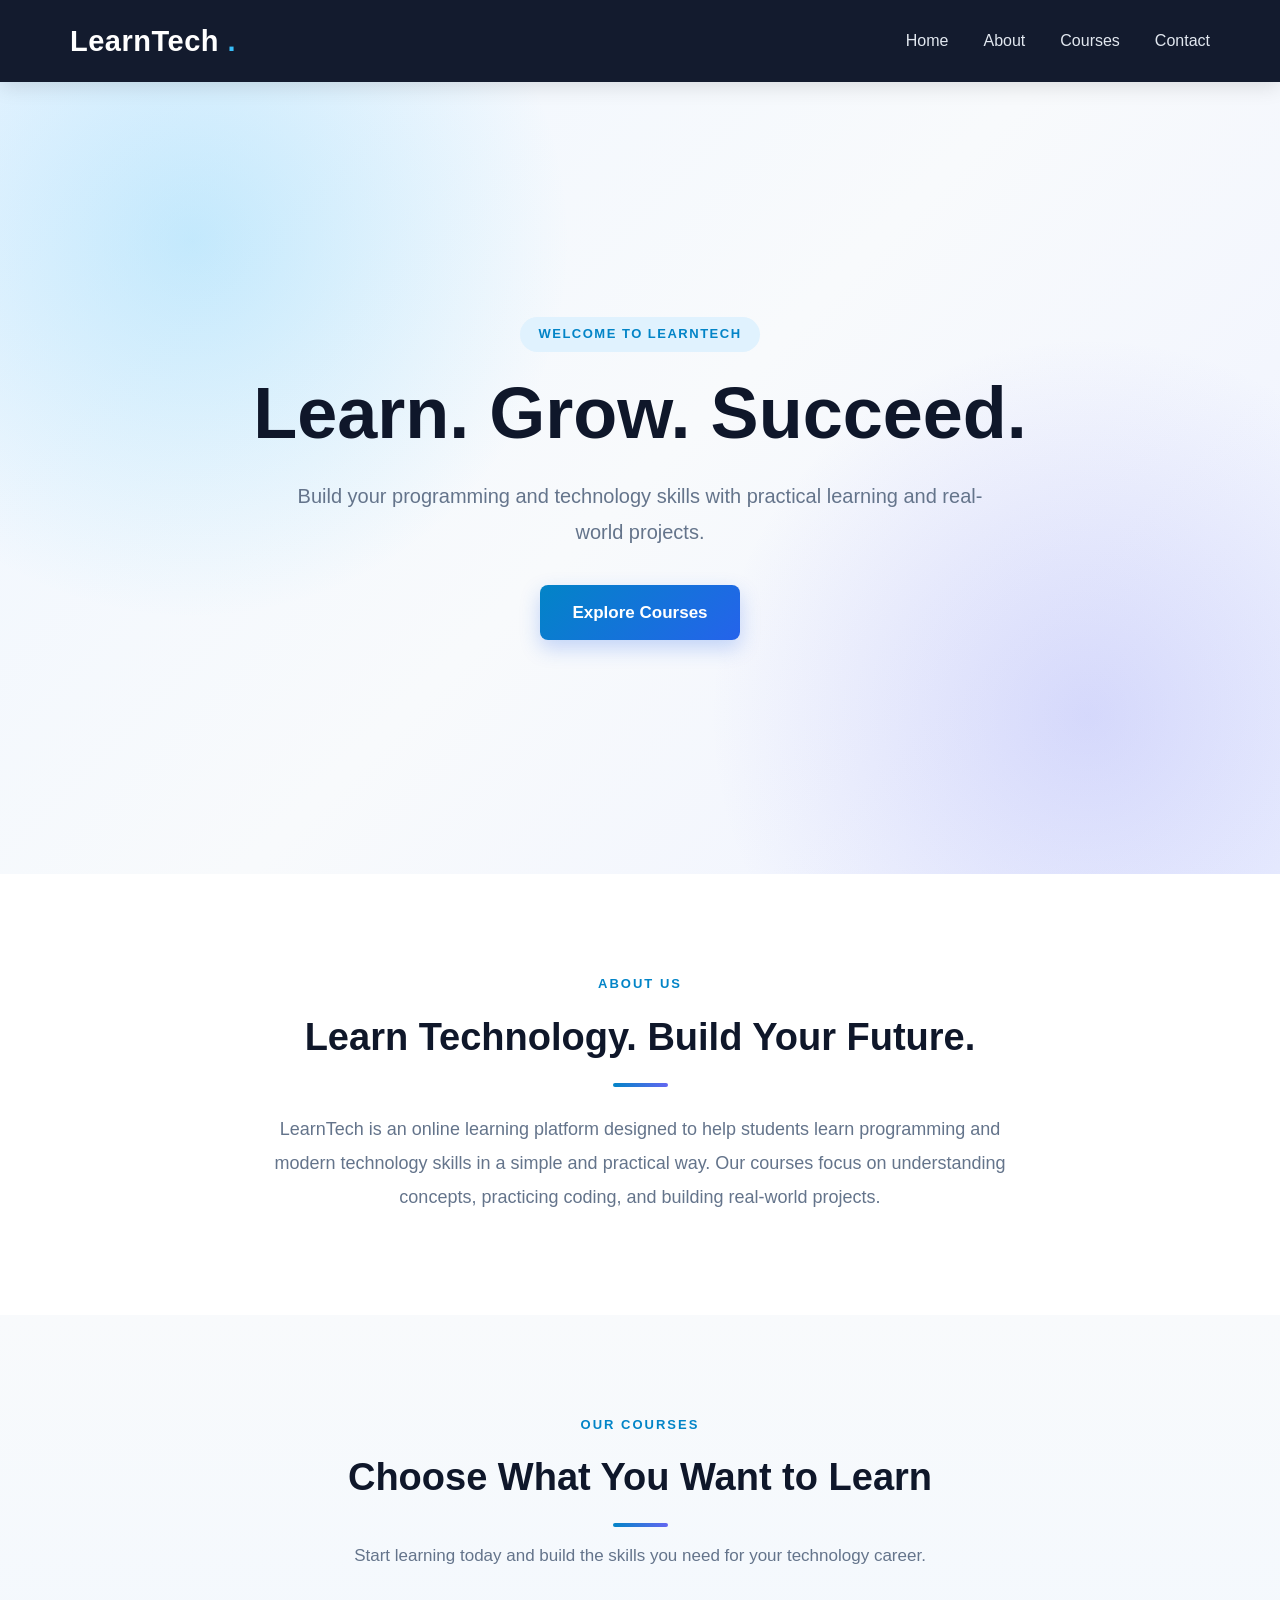
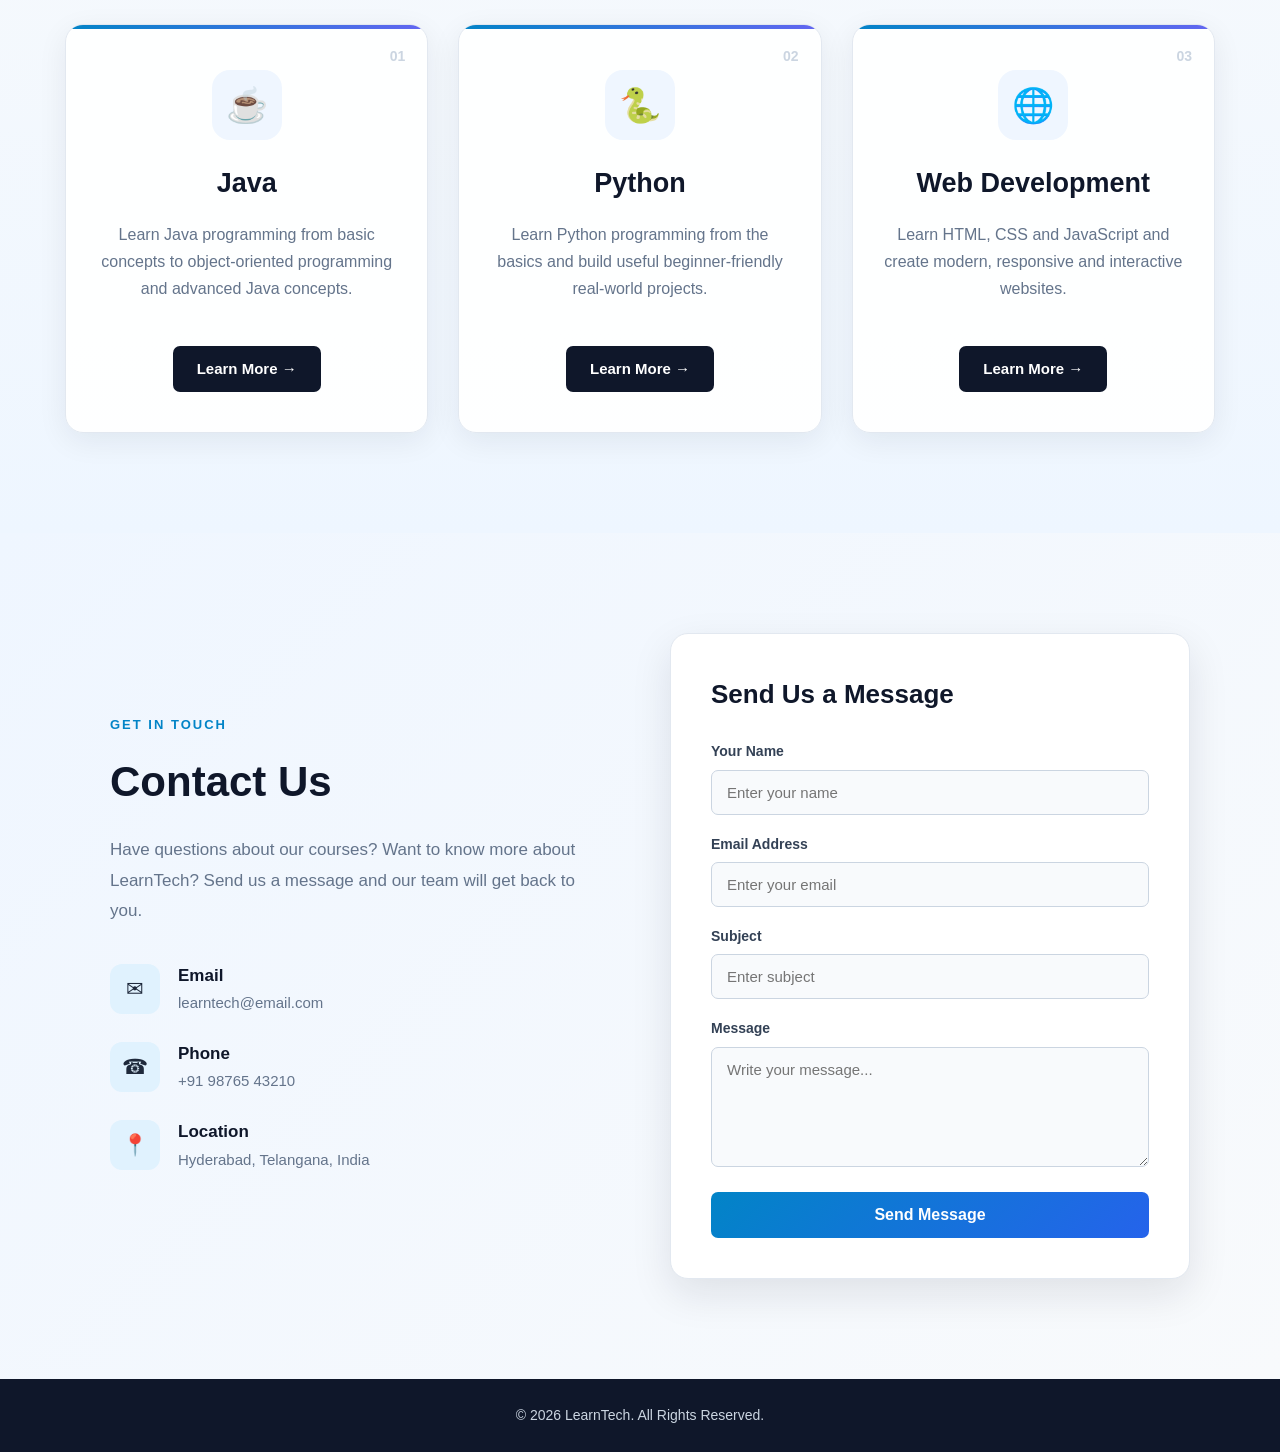
<file: index.html>
<!DOCTYPE html>

<html lang="en">

<head>

<meta charset="UTF-8">

<meta name="viewport" content="width=device-width, initial-scale=1.0">

<title>LearnTech - Online Learning</title>

<link rel="stylesheet" href="style.css">

</head>

<body>

<!-- ================= NAVIGATION BAR ================= -->

<header>

    <nav class="navbar">

        <div class="logo">
            LearnTech
        </div>

        <ul class="nav-links">

            <li>
                <a href="#home">Home</a>
            </li>

            <li>
                <a href="#about">About</a>
            </li>

            <li>
                <a href="#courses">Courses</a>
            </li>

            <li>
                <a href="#contact">Contact</a>
            </li>

        </ul>

    </nav>

</header>



<!-- ================= HERO SECTION ================= -->

<section id="home" class="hero">

    <div class="hero-content">

        <div class="hero-label">
            WELCOME TO LEARNTECH
        </div>

        <h1>
            Learn. Grow. Succeed.
        </h1>

        <p>
            Build your programming and technology skills
            with practical learning and real-world projects.
        </p>

        <a href="#courses" class="btn">
            Explore Courses
        </a>

    </div>

</section>



<!-- ================= ABOUT SECTION ================= -->

<section id="about" class="about">

    <div class="section-label">
        ABOUT US
    </div>

    <h2>
        Learn Technology. Build Your Future.
    </h2>

    <p>
        LearnTech is an online learning platform designed
        to help students learn programming and modern
        technology skills in a simple and practical way.
        Our courses focus on understanding concepts,
        practicing coding, and building real-world projects.
    </p>

</section>



<!-- ================= COURSES SECTION ================= -->

<section id="courses" class="courses">

    <div class="section-label">
        OUR COURSES
    </div>

    <h2>
        Choose What You Want to Learn
    </h2>

    <p class="courses-description">
        Start learning today and build the skills
        you need for your technology career.
    </p>


    <div class="course-container">


        <!-- ================= JAVA COURSE ================= -->

        <div class="course-card">

            <div class="course-number">
                01
            </div>

            <div class="course-icon">
                ☕
            </div>

            <h3>
                Java
            </h3>

            <p>
                Learn Java programming from basic concepts
                to object-oriented programming and advanced
                Java concepts.
            </p>

            <a href="java.html" class="course-btn">
                Learn More →
            </a>

        </div>



        <!-- ================= PYTHON COURSE ================= -->

        <div class="course-card">

            <div class="course-number">
                02
            </div>

            <div class="course-icon">
                🐍
            </div>

            <h3>
                Python
            </h3>

            <p>
                Learn Python programming from the basics
                and build useful beginner-friendly
                real-world projects.
            </p>

            <a href="python.html" class="course-btn">
                Learn More →
            </a>

        </div>



        <!-- ================= WEB DEVELOPMENT ================= -->

        <div class="course-card">

            <div class="course-number">
                03
            </div>

            <div class="course-icon">
                🌐
            </div>

            <h3>
                Web Development
            </h3>

            <p>
                Learn HTML, CSS and JavaScript and create
                modern, responsive and interactive websites.
            </p>

            <a href="web-development.html" class="course-btn">
                Learn More →
            </a>

        </div>

    </div>

</section>



<!-- ================= CONTACT SECTION ================= -->

<section id="contact" class="contact">

    <div class="contact-container">


        <!-- ================= CONTACT INFORMATION ================= -->

        <div class="contact-info">

            <div class="section-label">
                GET IN TOUCH
            </div>

            <h2>
                Contact Us
            </h2>

            <p>
                Have questions about our courses?
                Want to know more about LearnTech?
                Send us a message and our team will
                get back to you.
            </p>


            <!-- Email -->

            <div class="contact-item">

                <div class="contact-icon">
                    ✉
                </div>

                <div>

                    <h3>
                        Email
                    </h3>

                    <p>
                        learntech@email.com
                    </p>

                </div>

            </div>


            <!-- Phone -->

            <div class="contact-item">

                <div class="contact-icon">
                    ☎
                </div>

                <div>

                    <h3>
                        Phone
                    </h3>

                    <p>
                        +91 98765 43210
                    </p>

                </div>

            </div>


            <!-- Location -->

            <div class="contact-item">

                <div class="contact-icon">
                    📍
                </div>

                <div>

                    <h3>
                        Location
                    </h3>

                    <p>
                        Hyderabad, Telangana, India
                    </p>

                </div>

            </div>

        </div>



        <!-- ================= CONTACT FORM ================= -->

        <div class="contact-form">

            <h3>
                Send Us a Message
            </h3>

            <form>


                <!-- Name -->

                <div class="form-group">

                    <label for="name">
                        Your Name
                    </label>

                    <input
                        type="text"
                        id="name"
                        placeholder="Enter your name"
                        required
                    >

                </div>


                <!-- Email -->

                <div class="form-group">

                    <label for="email">
                        Email Address
                    </label>

                    <input
                        type="email"
                        id="email"
                        placeholder="Enter your email"
                        required
                    >

                </div>


                <!-- Subject -->

                <div class="form-group">

                    <label for="subject">
                        Subject
                    </label>

                    <input
                        type="text"
                        id="subject"
                        placeholder="Enter subject"
                        required
                    >

                </div>


                <!-- Message -->

                <div class="form-group">

                    <label for="message">
                        Message
                    </label>

                    <textarea
                        id="message"
                        rows="5"
                        placeholder="Write your message..."
                        required
                    ></textarea>

                </div>


                <!-- Send button -->

                <button
                    type="submit"
                    class="send-btn"
                >
                    Send Message
                </button>

            </form>

        </div>

    </div>

</section>



<!-- ================= FOOTER ================= -->

<footer>

    <p>
        © 2026 LearnTech. All Rights Reserved.
    </p>

</footer>

</body>

</html>
</file>
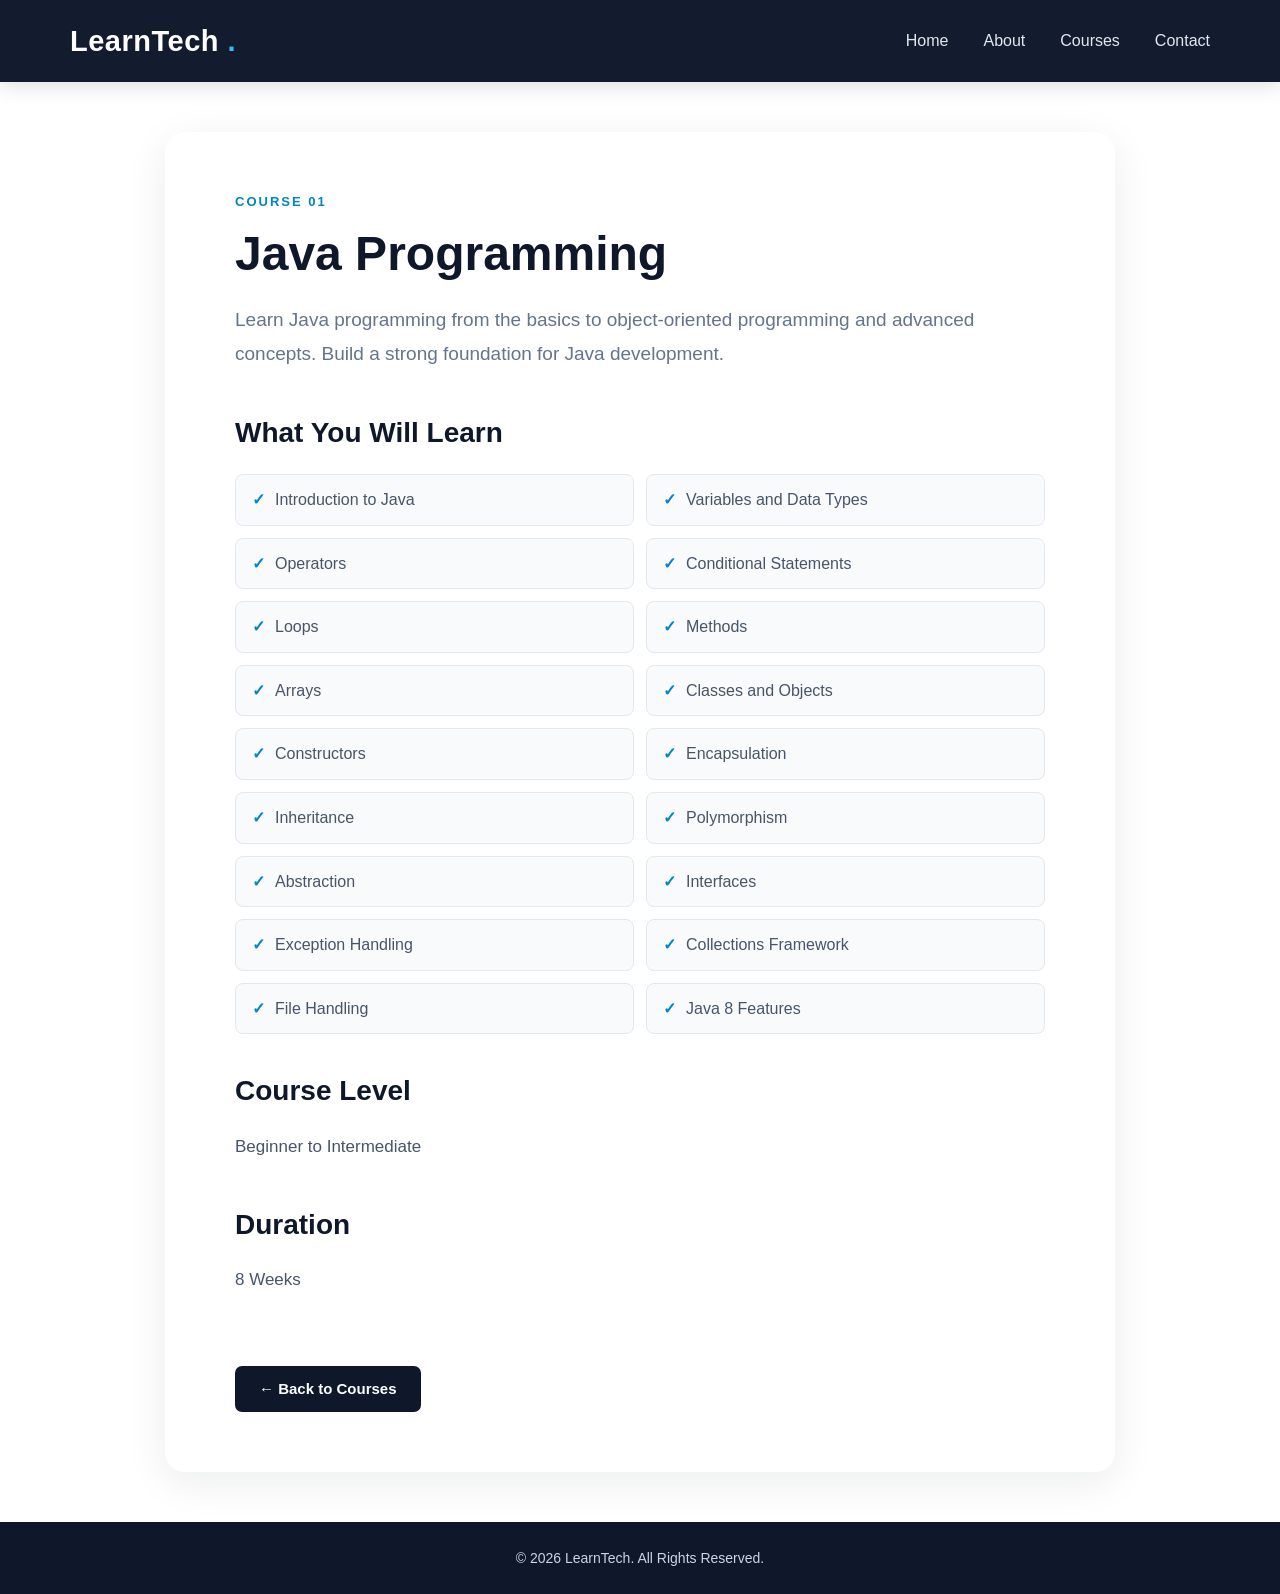
<file: java.html>
<!DOCTYPE html>

<html lang="en">

<head>

<meta charset="UTF-8">

<meta name="viewport" content="width=device-width, initial-scale=1.0">

<title>LearnTech - Java Course</title>

<link rel="stylesheet" href="style.css">

</head>

<body>

<!-- ================= NAVIGATION ================= -->

<header>

    <nav class="navbar">

        <div class="logo">
            LearnTech
        </div>

        <ul class="nav-links">

            <li>
                <a href="index.html">Home</a>
            </li>

            <li>
                <a href="index.html#about">About</a>
            </li>

            <li>
                <a href="index.html#courses">Courses</a>
            </li>

            <li>
                <a href="index.html#contact">Contact</a>
            </li>

        </ul>

    </nav>

</header>



<!-- ================= JAVA COURSE ================= -->

<section class="course-details">

    <div class="section-label">
        COURSE 01
    </div>

    <h1>
        Java Programming
    </h1>

    <p>
        Learn Java programming from the basics to
        object-oriented programming and advanced concepts.
        Build a strong foundation for Java development.
    </p>


    <h2>
        What You Will Learn
    </h2>

    <ul>

        <li>Introduction to Java</li>

        <li>Variables and Data Types</li>

        <li>Operators</li>

        <li>Conditional Statements</li>

        <li>Loops</li>

        <li>Methods</li>

        <li>Arrays</li>

        <li>Classes and Objects</li>

        <li>Constructors</li>

        <li>Encapsulation</li>

        <li>Inheritance</li>

        <li>Polymorphism</li>

        <li>Abstraction</li>

        <li>Interfaces</li>

        <li>Exception Handling</li>

        <li>Collections Framework</li>

        <li>File Handling</li>

        <li>Java 8 Features</li>

    </ul>


    <h2>
        Course Level
    </h2>

    <p>
        Beginner to Intermediate
    </p>


    <h2>
        Duration
    </h2>

    <p>
        8 Weeks
    </p>


    <a
        href="index.html#courses"
        class="course-btn"
    >
        ← Back to Courses
    </a>

</section>



<!-- ================= FOOTER ================= -->

<footer>

    <p>
        © 2026 LearnTech. All Rights Reserved.
    </p>

</footer>

</body>

</html>
</file>
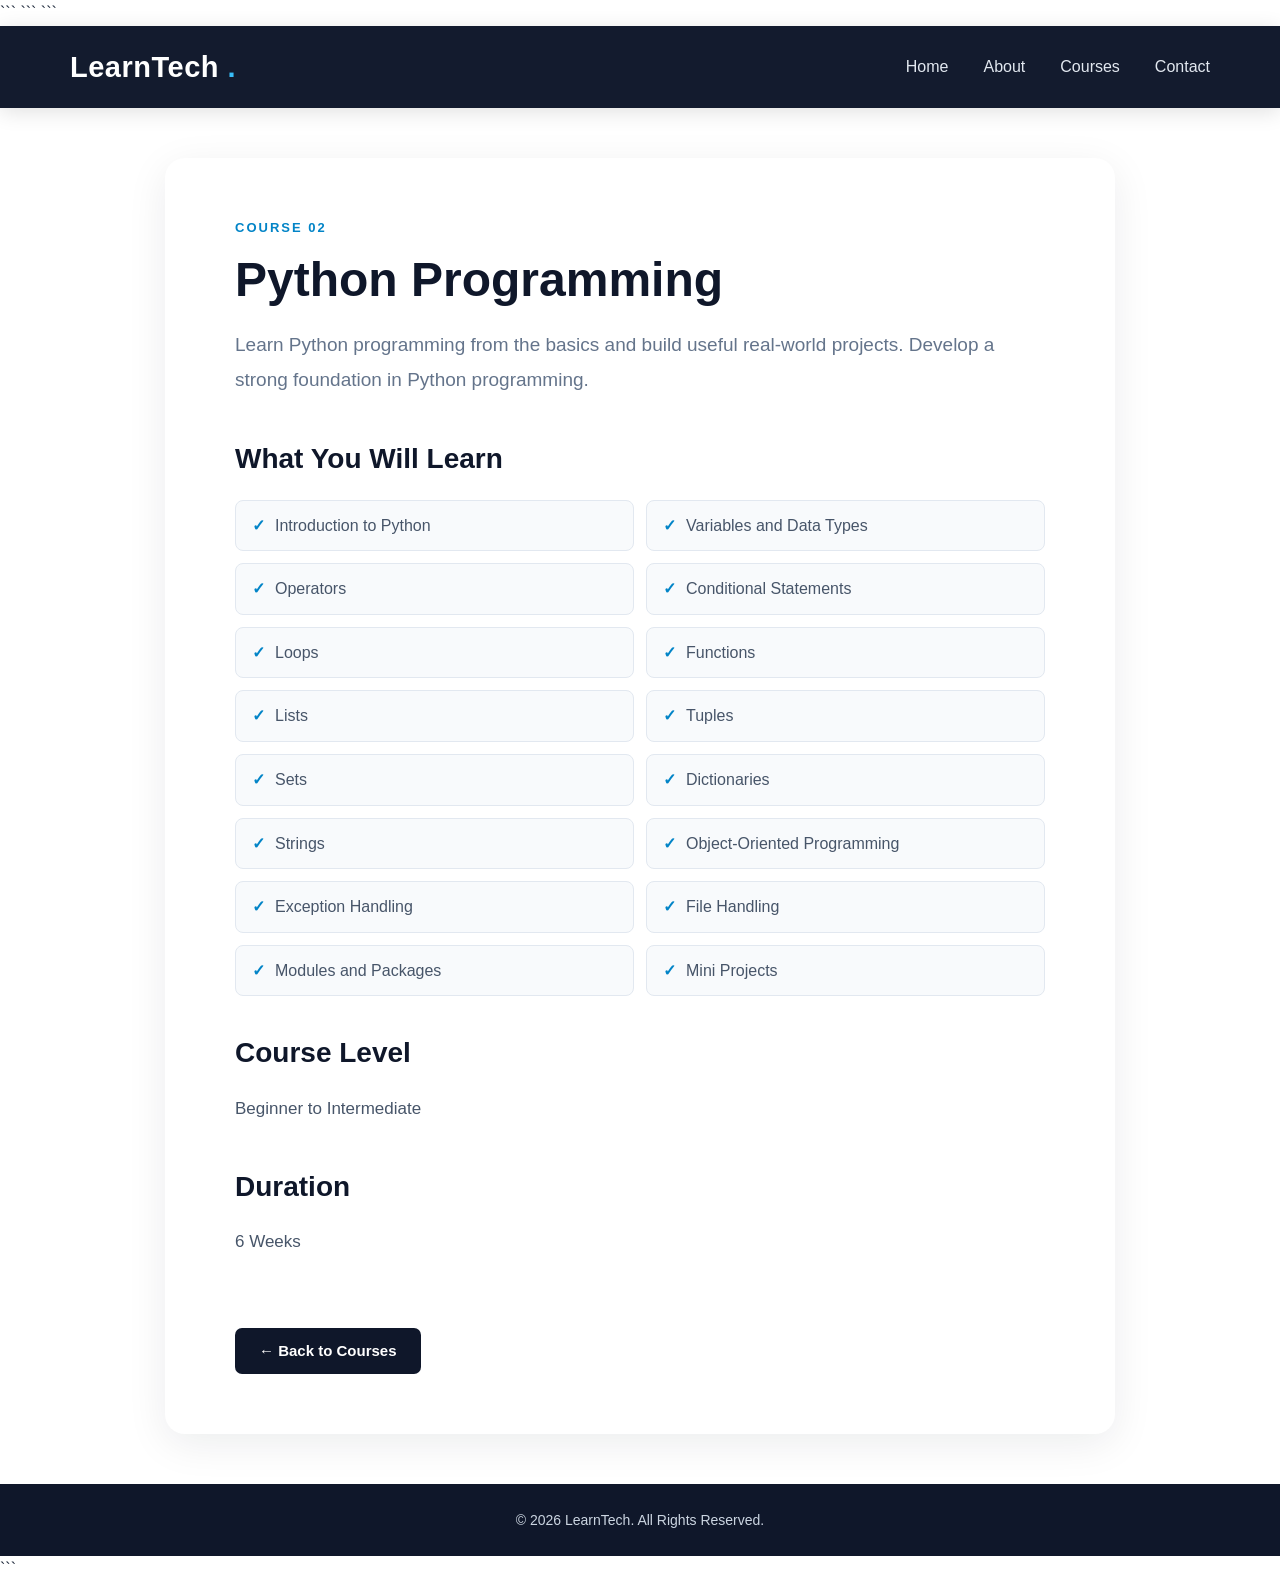
<file: python.html>
<!DOCTYPE html>

<html lang="en">

<head>

```
<meta charset="UTF-8">

<meta name="viewport" content="width=device-width, initial-scale=1.0">

<title>LearnTech - Python Course</title>

<link rel="stylesheet" href="style.css">
```

</head>

<body>

```
<!-- ================= NAVIGATION ================= -->

<header>

    <nav class="navbar">

        <div class="logo">
            LearnTech
        </div>

        <ul class="nav-links">

            <li>
                <a href="index.html">Home</a>
            </li>

            <li>
                <a href="index.html#about">About</a>
            </li>

            <li>
                <a href="index.html#courses">Courses</a>
            </li>

            <li>
                <a href="index.html#contact">Contact</a>
            </li>

        </ul>

    </nav>

</header>



<!-- ================= PYTHON COURSE ================= -->

<section class="course-details">

    <div class="section-label">
        COURSE 02
    </div>

    <h1>
        Python Programming
    </h1>

    <p>
        Learn Python programming from the basics and
        build useful real-world projects. Develop a
        strong foundation in Python programming.
    </p>


    <h2>
        What You Will Learn
    </h2>

    <ul>

        <li>Introduction to Python</li>

        <li>Variables and Data Types</li>

        <li>Operators</li>

        <li>Conditional Statements</li>

        <li>Loops</li>

        <li>Functions</li>

        <li>Lists</li>

        <li>Tuples</li>

        <li>Sets</li>

        <li>Dictionaries</li>

        <li>Strings</li>

        <li>Object-Oriented Programming</li>

        <li>Exception Handling</li>

        <li>File Handling</li>

        <li>Modules and Packages</li>

        <li>Mini Projects</li>

    </ul>


    <h2>
        Course Level
    </h2>

    <p>
        Beginner to Intermediate
    </p>


    <h2>
        Duration
    </h2>

    <p>
        6 Weeks
    </p>


    <a
        href="index.html#courses"
        class="course-btn"
    >
        ← Back to Courses
    </a>

</section>



<!-- ================= FOOTER ================= -->

<footer>

    <p>
        © 2026 LearnTech. All Rights Reserved.
    </p>

</footer>
```

</body>

</html>
</file>
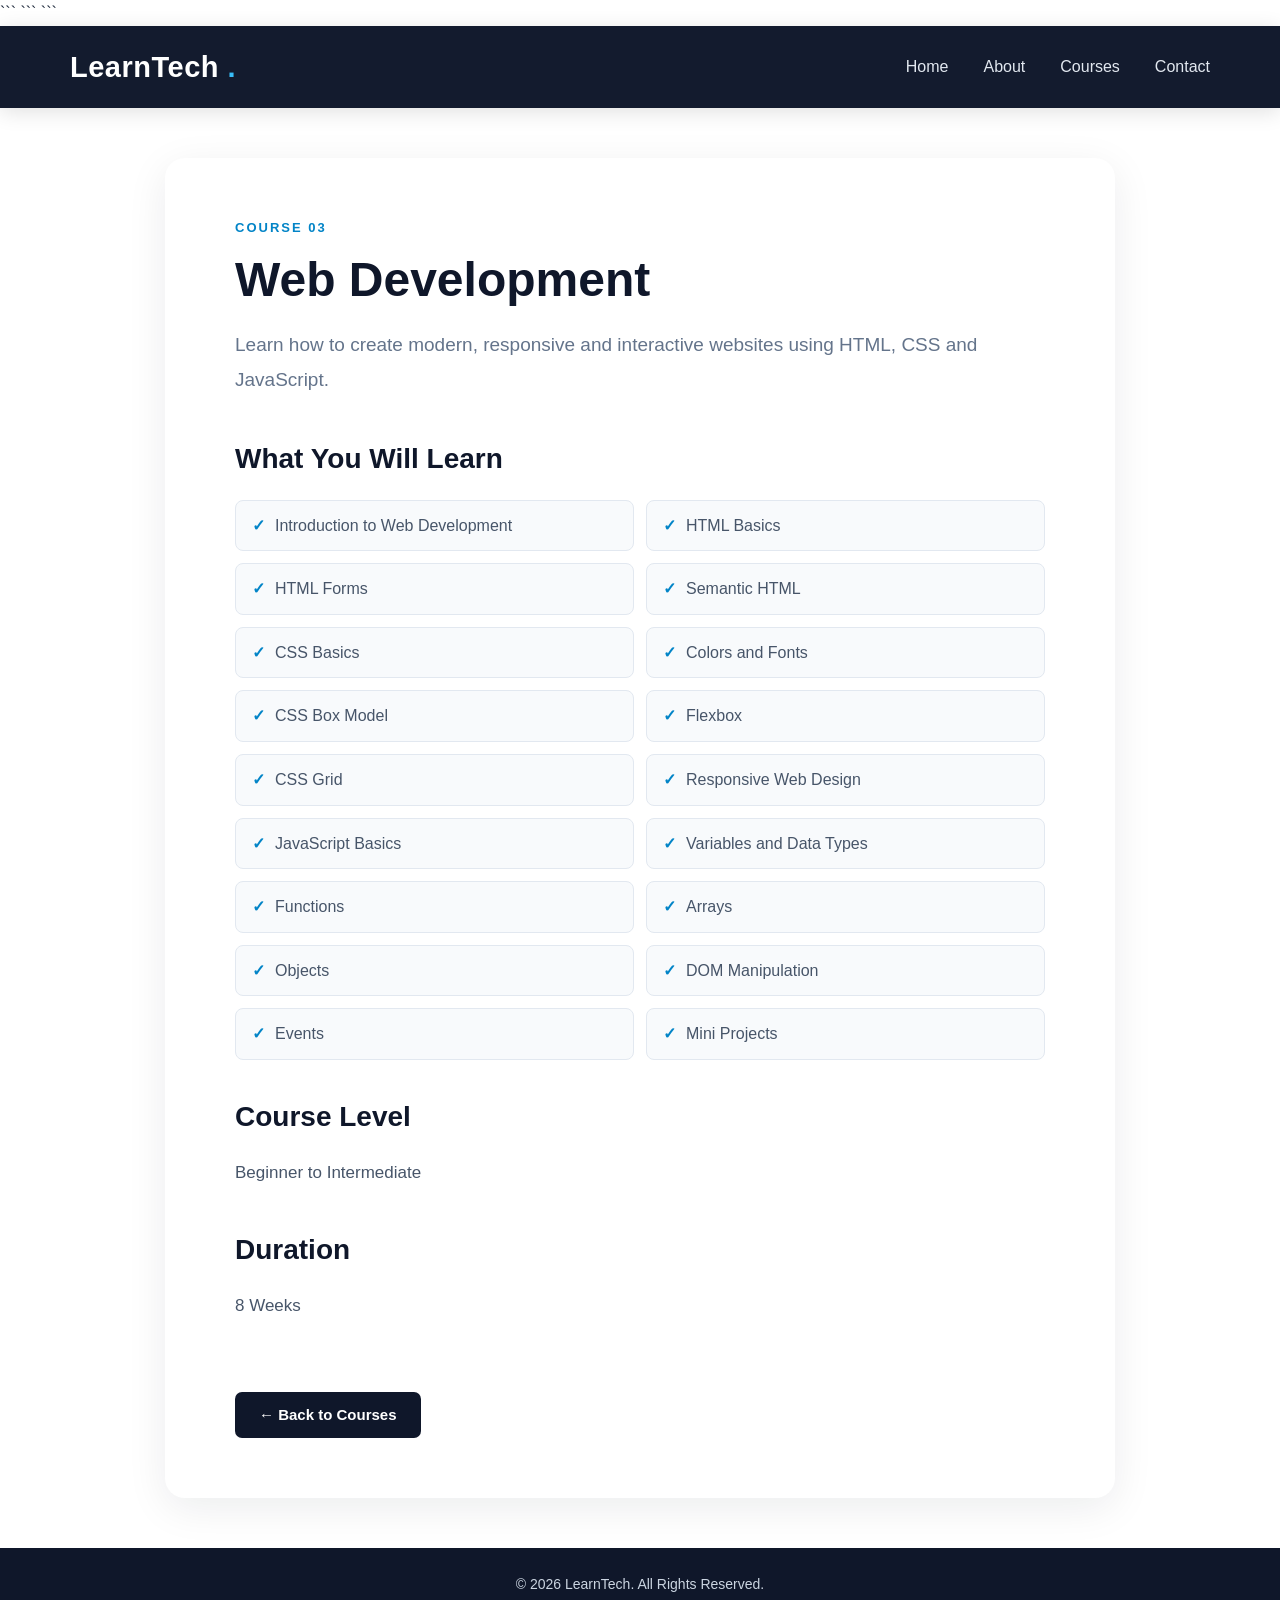
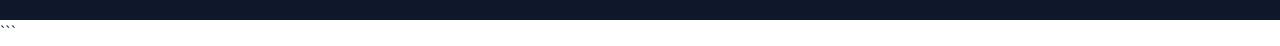
<file: web-development.html>
<!DOCTYPE html>

<html lang="en">

<head>

```
<meta charset="UTF-8">

<meta name="viewport" content="width=device-width, initial-scale=1.0">

<title>LearnTech - Web Development Course</title>

<link rel="stylesheet" href="style.css">
```

</head>

<body>

```
<!-- ================= NAVIGATION ================= -->

<header>

    <nav class="navbar">

        <div class="logo">
            LearnTech
        </div>

        <ul class="nav-links">

            <li>
                <a href="index.html">Home</a>
            </li>

            <li>
                <a href="index.html#about">About</a>
            </li>

            <li>
                <a href="index.html#courses">Courses</a>
            </li>

            <li>
                <a href="index.html#contact">Contact</a>
            </li>

        </ul>

    </nav>

</header>



<!-- ================= WEB DEVELOPMENT COURSE ================= -->

<section class="course-details">

    <div class="section-label">
        COURSE 03
    </div>

    <h1>
        Web Development
    </h1>

    <p>
        Learn how to create modern, responsive and
        interactive websites using HTML, CSS and
        JavaScript.
    </p>


    <h2>
        What You Will Learn
    </h2>

    <ul>

        <li>Introduction to Web Development</li>

        <li>HTML Basics</li>

        <li>HTML Forms</li>

        <li>Semantic HTML</li>

        <li>CSS Basics</li>

        <li>Colors and Fonts</li>

        <li>CSS Box Model</li>

        <li>Flexbox</li>

        <li>CSS Grid</li>

        <li>Responsive Web Design</li>

        <li>JavaScript Basics</li>

        <li>Variables and Data Types</li>

        <li>Functions</li>

        <li>Arrays</li>

        <li>Objects</li>

        <li>DOM Manipulation</li>

        <li>Events</li>

        <li>Mini Projects</li>

    </ul>


    <h2>
        Course Level
    </h2>

    <p>
        Beginner to Intermediate
    </p>


    <h2>
        Duration
    </h2>

    <p>
        8 Weeks
    </p>


    <a
        href="index.html#courses"
        class="course-btn"
    >
        ← Back to Courses
    </a>

</section>



<!-- ================= FOOTER ================= -->

<footer>

    <p>
        © 2026 LearnTech. All Rights Reserved.
    </p>

</footer>
```

</body>

</html>
</file>
<file: style.css>
/* =========================================================
GENERAL SETTINGS
========================================================= */

* {
  margin: 0;
  padding: 0;
  box-sizing: border-box;
  }

html {
scroll-behavior: smooth;
}

body {
font-family: "Segoe UI", Arial, sans-serif;
line-height: 1.6;
color: #1e293b;
background-color: #ffffff;
}

/* =========================================================
NAVIGATION BAR
========================================================= */

header {
background: rgba(15, 23, 42, 0.98);
position: sticky;
top: 0;
z-index: 1000;
box-shadow: 0 4px 20px rgba(0, 0, 0, 0.12);
}

.navbar {
max-width: 1200px;
margin: auto;
display: flex;
justify-content: space-between;
align-items: center;
padding: 18px 30px;
}

/* Logo */

.logo {
color: white;
font-size: 29px;
font-weight: 800;
letter-spacing: 0.5px;
}

.logo::after {
content: ".";
color: #38bdf8;
}

/* Navigation links */

.nav-links {
display: flex;
align-items: center;
gap: 35px;
list-style: none;
}

.nav-links a {
color: #e2e8f0;
text-decoration: none;
font-size: 16px;
font-weight: 500;
position: relative;
transition: 0.3s ease;
}

.nav-links a::after {
content: "";
position: absolute;
width: 0;
height: 2px;
left: 0;
bottom: -7px;
background: #38bdf8;
transition: 0.3s ease;
}

.nav-links a:hover {
color: #38bdf8;
}

.nav-links a:hover::after {
width: 100%;
}

/* =========================================================
HERO SECTION
========================================================= */

.hero {
min-height: 88vh;
display: flex;
justify-content: center;
align-items: center;
text-align: center;
padding: 80px 20px;


background:
    radial-gradient(
        circle at 15% 20%,
        rgba(56, 189, 248, 0.25),
        transparent 30%
    ),
    radial-gradient(
        circle at 85% 80%,
        rgba(99, 102, 241, 0.20),
        transparent 30%
    ),
    linear-gradient(
        135deg,
        #eff6ff,
        #f8fafc,
        #eef2ff
    );

position: relative;
overflow: hidden;


}

.hero-content {
max-width: 850px;
}

.hero-label {
display: inline-block;
color: #0284c7;
background: #e0f2fe;
padding: 7px 18px;
border-radius: 50px;
font-size: 13px;
font-weight: 700;
letter-spacing: 1.5px;
margin-bottom: 22px;
}

.hero h1 {
font-size: clamp(42px, 7vw, 72px);
line-height: 1.1;
margin-bottom: 25px;
color: #0f172a;
font-weight: 800;
}

.hero p {
max-width: 700px;
margin: 0 auto 35px;
font-size: 20px;
line-height: 1.8;
color: #64748b;
}

/* =========================================================
MAIN BUTTON
========================================================= */

.btn {
display: inline-block;
background:
linear-gradient(
135deg,
#0284c7,
#2563eb
);
color: white;
text-decoration: none;
padding: 14px 32px;
border-radius: 8px;
font-size: 17px;
font-weight: 600;
box-shadow:
0 8px 20px rgba(37, 99, 235, 0.25);
transition: all 0.3s ease;
}

.btn:hover {
transform: translateY(-4px);
box-shadow:
0 14px 28px rgba(37, 99, 235, 0.35);
}

/* =========================================================
SECTION LABEL
========================================================= */

.section-label {
color: #0284c7;
font-size: 13px;
font-weight: 700;
letter-spacing: 2px;
margin-bottom: 12px;
}

/* =========================================================
ABOUT SECTION
========================================================= */

.about {
max-width: 1000px;
margin: auto;
padding: 100px 25px;
text-align: center;
}

.about h2 {
font-size: 38px;
color: #0f172a;
margin-bottom: 25px;
font-weight: 750;
}

.about h2::after {
content: "";
display: block;
width: 55px;
height: 4px;

background:
    linear-gradient(
        90deg,
        #0284c7,
        #6366f1
    );

border-radius: 10px;
margin: 15px auto 25px;


}

.about p {
max-width: 780px;
margin: auto;
font-size: 18px;
line-height: 1.9;
color: #64748b;
}

/* =========================================================
COURSES SECTION
========================================================= */

.courses {
padding: 100px 25px;

background:
    linear-gradient(
        180deg,
        #f8fafc,
        #eef6ff
    );

text-align: center;


}

.courses h2 {
font-size: 38px;
color: #0f172a;
margin-bottom: 15px;
font-weight: 750;
}

.courses h2::after {
content: "";
display: block;
width: 55px;
height: 4px;

background:
    linear-gradient(
        90deg,
        #0284c7,
        #6366f1
    );

border-radius: 10px;
margin: 15px auto;


}

.courses-description {
color: #64748b;
font-size: 17px;
margin-bottom: 55px;
}

/* =========================================================
COURSE CONTAINER
========================================================= */

.course-container {
max-width: 1150px;
margin: auto;
display: grid;
grid-template-columns: repeat(3, 1fr);
gap: 30px;
}

/* =========================================================
COURSE CARD
========================================================= */

.course-card {
background: rgba(255, 255, 255, 0.95);
padding: 35px 30px 40px;
border-radius: 18px;
border: 1px solid #e2e8f0;


box-shadow:
    0 8px 30px rgba(15, 23, 42, 0.07);

transition:
    transform 0.35s ease,
    box-shadow 0.35s ease,
    border-color 0.35s ease;

position: relative;
overflow: hidden;
text-align: center;


}

.course-card::before {
content: "";
position: absolute;
top: 0;
left: 0;
width: 100%;
height: 4px;


background:
    linear-gradient(
        90deg,
        #0284c7,
        #6366f1
    );


}

.course-card:hover {
transform: translateY(-10px);
border-color: #bae6fd;


box-shadow:
    0 18px 40px rgba(15, 23, 42, 0.13);

}

/* Course number */

.course-number {
position: absolute;
top: 20px;
right: 22px;
color: #cbd5e1;
font-size: 14px;
font-weight: 700;
}

/* Course icon */

.course-icon {
width: 70px;
height: 70px;
margin: 10px auto 22px;


display: flex;
justify-content: center;
align-items: center;

border-radius: 18px;
background: #eff6ff;
font-size: 34px;


}

.course-card h3 {
font-size: 27px;
color: #0f172a;
margin-bottom: 15px;
}

.course-card p {
min-height: 100px;
color: #64748b;
font-size: 16px;
line-height: 1.7;
margin-bottom: 25px;
}

/* =========================================================
COURSE BUTTON
========================================================= */

.course-btn {
display: inline-block;
background: #0f172a;
color: white;
text-decoration: none;
padding: 11px 24px;
border-radius: 7px;
font-size: 15px;
font-weight: 600;
transition: all 0.3s ease;
}

.course-btn:hover {
background:
linear-gradient(
135deg,
#0284c7,
#2563eb
);


transform: translateY(-3px);

box-shadow:
    0 8px 18px rgba(37, 99, 235, 0.25);


}

/* =========================================================
CONTACT SECTION
========================================================= */

.contact {
padding: 100px 25px;


background:
    linear-gradient(
        135deg,
        #eff6ff,
        #f8fafc
    );


}

.contact-container {
max-width: 1100px;
margin: auto;
display: grid;
grid-template-columns: 1fr 1fr;
gap: 60px;
align-items: center;
}

/* =========================================================
CONTACT INFORMATION
========================================================= */

.contact-info {
padding: 20px;
}

.contact-info h2 {
font-size: 42px;
color: #0f172a;
margin-bottom: 20px;
}

.contact-info > p {
font-size: 17px;
color: #64748b;
line-height: 1.8;
margin-bottom: 35px;
max-width: 500px;
}

.contact-item {
display: flex;
align-items: center;
gap: 18px;
margin-bottom: 25px;
}

.contact-icon {
width: 50px;
height: 50px;
min-width: 50px;


display: flex;
align-items: center;
justify-content: center;

background: #e0f2fe;
border-radius: 12px;
font-size: 21px;


}

.contact-item h3 {
font-size: 17px;
color: #0f172a;
margin-bottom: 2px;
}

.contact-item p {
color: #64748b;
font-size: 15px;
}

/* =========================================================
CONTACT FORM
========================================================= */

.contact-form {
background: white;
padding: 40px;
border-radius: 18px;


box-shadow:
    0 15px 40px rgba(15, 23, 42, 0.10);

border: 1px solid #e2e8f0;


}

.contact-form h3 {
font-size: 26px;
color: #0f172a;
margin-bottom: 25px;
}

.form-group {
margin-bottom: 18px;
}

.form-group label {
display: block;
font-size: 14px;
font-weight: 600;
color: #334155;
margin-bottom: 7px;
}

.form-group input,
.form-group textarea {
width: 100%;
padding: 13px 15px;
border: 1px solid #cbd5e1;
border-radius: 7px;
outline: none;
font-family: inherit;
font-size: 15px;
color: #1e293b;
background: #f8fafc;
transition: 0.3s;
}

.form-group textarea {
resize: vertical;
min-height: 120px;
}

.form-group input:focus,
.form-group textarea:focus {
border-color: #0284c7;
background: white;


box-shadow:
    0 0 0 3px rgba(2, 132, 199, 0.10);


}

/* =========================================================
SEND MESSAGE BUTTON
========================================================= */

.send-btn {
width: 100%;
border: none;
padding: 14px;
border-radius: 7px;

background:
    linear-gradient(
        135deg,
        #0284c7,
        #2563eb
    );

color: white;
font-size: 16px;
font-weight: 600;
cursor: pointer;
transition: 0.3s;


}

.send-btn:hover {
transform: translateY(-3px);


box-shadow:
    0 10px 20px rgba(37, 99, 235, 0.25);

}

/* =========================================================
COURSE DETAILS PAGE
========================================================= */

.course-details {
max-width: 950px;
min-height: 78vh;
margin: 50px auto;
padding: 60px 70px;
background: white;
border-radius: 20px;

box-shadow:
    0 10px 40px rgba(15, 23, 42, 0.08);

}

.course-details h1 {
font-size: 48px;
color: #0f172a;
margin-bottom: 20px;
line-height: 1.2;
}

.course-details > p {
font-size: 19px;
color: #64748b;
line-height: 1.8;
margin-bottom: 40px;
}

.course-details h2 {
font-size: 28px;
color: #0f172a;
margin-top: 35px;
margin-bottom: 18px;
}

.course-details ul {
list-style: none;
display: grid;
grid-template-columns: repeat(2, 1fr);
gap: 12px;
margin: 0 0 30px;
}

.course-details li {
background: #f8fafc;
border: 1px solid #e2e8f0;
padding: 12px 16px;
border-radius: 8px;
color: #475569;
transition: 0.25s ease;
}

.course-details li::before {
content: "✓";
color: #0284c7;
font-weight: bold;
margin-right: 10px;
}

.course-details li:hover {
background: #eff6ff;
border-color: #bae6fd;
transform: translateX(4px);
}

.course-details h2 + p {
color: #475569;
font-size: 17px;
}

.course-details .course-btn {
margin-top: 30px;
}

/* =========================================================
FOOTER
========================================================= */

footer {
background: #0f172a;
color: #cbd5e1;
text-align: center;
padding: 25px 20px;
font-size: 14px;
}

/* =========================================================
TABLET
========================================================= */

@media (max-width: 900px) {

.course-container {
    grid-template-columns: repeat(2, 1fr);
}

.contact-container {
    grid-template-columns: 1fr;
    gap: 40px;
}

.course-details {
    margin: 30px 20px;
    padding: 45px 35px;
}

}

/* =========================================================
MOBILE
========================================================= */

@media (max-width: 600px) {

/* Navbar */

.navbar {
    padding: 16px 20px;
    flex-direction: column;
    gap: 15px;
}

.logo {
    font-size: 25px;
}

.nav-links {
    gap: 18px;
    flex-wrap: wrap;
    justify-content: center;
}

.nav-links a {
    font-size: 14px;
}

/* Hero */

.hero {
    min-height: 82vh;
    padding: 60px 20px;
}

.hero h1 {
    font-size: 40px;
}

.hero p {
    font-size: 17px;
    line-height: 1.7;
}

/* About */

.about {
    padding: 70px 20px;
}

.about h2 {
    font-size: 30px;
}

/* Courses */

.courses {
    padding: 70px 20px;
}

.courses h2 {
    font-size: 30px;
}

.course-container {
    grid-template-columns: 1fr;
    gap: 22px;
}

.course-card {
    width: 100%;
    padding: 35px 25px;
}

/* Contact */

.contact {
    padding: 70px 18px;
}

.contact-info {
    text-align: center;
}

.contact-info h2 {
    font-size: 34px;
}

.contact-info > p {
    margin-left: auto;
    margin-right: auto;
}

.contact-item {
    justify-content: center;
    text-align: left;
}

.contact-form {
    padding: 25px 20px;
}

/* Course details */

.course-details {
    margin: 20px 12px;
    padding: 35px 22px;
    border-radius: 15px;
}

.course-details h1 {
    font-size: 34px;
}

.course-details h2 {
    font-size: 24px;
}

.course-details > p {
    font-size: 17px;
}

.course-details ul {
    grid-template-columns: 1fr;
}


}
</file>
